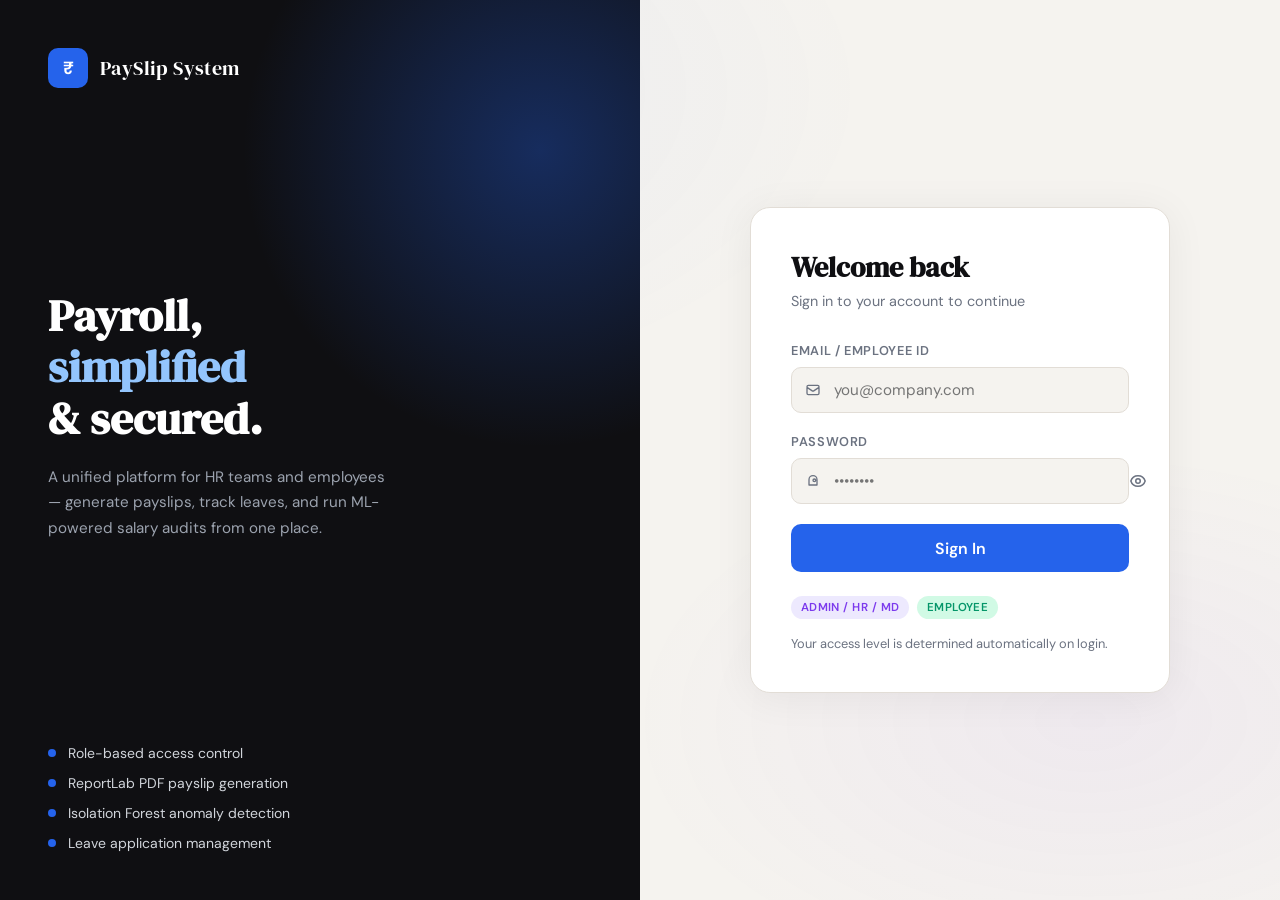
<file: frontend/login.html>
<!DOCTYPE html>
<html lang="en">
<head>
  <meta charset="UTF-8" />
  <meta name="viewport" content="width=device-width, initial-scale=1.0" />
  <title>PaySlip System — Login</title>
  <link rel="preconnect" href="https://fonts.googleapis.com" />
  <link href="https://fonts.googleapis.com/css2?family=DM+Serif+Display&family=DM+Sans:wght@300;400;500;600&display=swap" rel="stylesheet" />
  <style>
    *, *::before, *::after { box-sizing: border-box; margin: 0; padding: 0; }
 
    :root {
      --ink:    #0f0f12;
      --paper:  #f5f3ef;
      --accent: #2563eb;
      --accent2:#1d4ed8;
      --muted:  #6b7280;
      --border: #e2ddd6;
      --err:    #dc2626;
      --card:   #ffffff;
      --admin-badge: #7c3aed;
      --emp-badge:   #059669;
    }
 
    html, body {
      height: 100%;
      font-family: 'DM Sans', sans-serif;
      background: var(--paper);
      color: var(--ink);
    }
 
    /* ── background texture ── */
    body::before {
      content: '';
      position: fixed; inset: 0; z-index: 0;
      background:
        radial-gradient(ellipse 80% 60% at 20% 10%, rgba(37,99,235,.06) 0%, transparent 60%),
        radial-gradient(ellipse 60% 50% at 85% 80%, rgba(124,58,237,.05) 0%, transparent 60%);
      pointer-events: none;
    }
 
    /* ── split layout ── */
    .layout {
      position: relative; z-index: 1;
      display: grid;
      grid-template-columns: 1fr 1fr;
      min-height: 100vh;
    }
 
    /* ── left panel ── */
    .brand-panel {
      background: var(--ink);
      display: flex; flex-direction: column;
      justify-content: space-between;
      padding: 3rem;
      position: relative; overflow: hidden;
    }
 
    .brand-panel::after {
      content: '';
      position: absolute;
      width: 600px; height: 600px;
      border-radius: 50%;
      background: radial-gradient(circle, rgba(37,99,235,.35) 0%, transparent 70%);
      top: -150px; right: -200px;
      pointer-events: none;
    }
 
    .brand-logo {
      display: flex; align-items: center; gap: .75rem;
      position: relative; z-index: 1;
    }
 
    .logo-mark {
      width: 40px; height: 40px; border-radius: 10px;
      background: var(--accent);
      display: flex; align-items: center; justify-content: center;
      font-size: 1.1rem; font-weight: 700; color: #fff;
      letter-spacing: -1px;
    }
 
    .logo-text {
      font-family: 'DM Serif Display', serif;
      color: #fff; font-size: 1.25rem; letter-spacing: .02em;
    }
 
    .brand-copy { position: relative; z-index: 1; }
 
    .brand-headline {
      font-family: 'DM Serif Display', serif;
      color: #fff;
      font-size: clamp(2rem, 3.5vw, 3rem);
      line-height: 1.15;
      margin-bottom: 1.25rem;
    }
 
    .brand-headline span { color: #93c5fd; }
 
    .brand-desc {
      color: #9ca3af;
      font-size: .95rem; line-height: 1.7;
      max-width: 340px;
    }
 
    .feature-list {
      display: flex; flex-direction: column; gap: .75rem;
      position: relative; z-index: 1;
    }
 
    .feature-item {
      display: flex; align-items: center; gap: .75rem;
      color: #d1d5db; font-size: .875rem;
    }
 
    .feature-dot {
      width: 8px; height: 8px; border-radius: 50%;
      background: var(--accent); flex-shrink: 0;
    }
 
    /* ── right panel ── */
    .form-panel {
      display: flex; align-items: center; justify-content: center;
      padding: 3rem 2rem;
    }
 
    .card {
      background: var(--card);
      border: 1px solid var(--border);
      border-radius: 20px;
      padding: 2.5rem;
      width: 100%; max-width: 420px;
      box-shadow: 0 4px 40px rgba(0,0,0,.06);
    }
 
    .card-header { margin-bottom: 2rem; }
 
    .card-title {
      font-family: 'DM Serif Display', serif;
      font-size: 1.75rem; color: var(--ink);
      margin-bottom: .4rem;
    }
 
    .card-subtitle { color: var(--muted); font-size: .9rem; }
 
    /* ── form ── */
    .field { margin-bottom: 1.25rem; }
 
    label {
      display: block;
      font-size: .8rem; font-weight: 600;
      letter-spacing: .05em; text-transform: uppercase;
      color: var(--muted);
      margin-bottom: .5rem;
    }
 
    .input-wrap { position: relative; }
 
    .input-wrap svg {
      position: absolute; left: 14px; top: 50%;
      transform: translateY(-50%);
      color: var(--muted); pointer-events: none;
    }
 
    input[type="email"],
    input[type="password"],
    input[type="text"] {
      width: 100%;
      padding: .75rem 1rem .75rem 2.6rem;
      border: 1.5px solid var(--border);
      border-radius: 10px;
      font-family: inherit; font-size: .95rem;
      background: var(--paper);
      color: var(--ink);
      transition: border-color .2s, box-shadow .2s;
      outline: none;
    }
 
    input:focus {
      border-color: var(--accent);
      box-shadow: 0 0 0 3px rgba(37,99,235,.1);
      background: #fff;
    }
 
    .toggle-pw {
      position: absolute; right: 14px; top: 50%;
      transform: translateY(-50%);
      background: none; border: none;
      color: var(--muted); cursor: pointer; padding: 0;
      display: flex; align-items: center;
    }
 
    .btn {
      width: 100%; padding: .85rem;
      background: var(--accent); color: #fff;
      border: none; border-radius: 10px;
      font-family: inherit; font-size: 1rem; font-weight: 600;
      cursor: pointer; transition: background .2s, transform .1s;
      display: flex; align-items: center; justify-content: center; gap: .5rem;
      margin-top: .5rem;
    }
 
    .btn:hover  { background: var(--accent2); }
    .btn:active { transform: scale(.99); }
    .btn:disabled { opacity: .6; cursor: not-allowed; }
 
    .spinner {
      width: 18px; height: 18px;
      border: 2.5px solid rgba(255,255,255,.4);
      border-top-color: #fff;
      border-radius: 50%;
      animation: spin .6s linear infinite;
      display: none;
    }
 
    @keyframes spin { to { transform: rotate(360deg); } }
 
    /* ── error ── */
    .error-box {
      background: #fef2f2; border: 1px solid #fca5a5;
      color: var(--err); border-radius: 8px;
      padding: .75rem 1rem; font-size: .875rem;
      margin-bottom: 1rem; display: none;
      align-items: center; gap: .5rem;
    }
 
    /* ── role badges ── */
    .role-hint {
      display: flex; gap: .5rem; margin-top: 1.5rem; flex-wrap: wrap;
    }
 
    .badge {
      font-size: .72rem; font-weight: 600; letter-spacing: .04em;
      padding: .25rem .6rem; border-radius: 20px;
      text-transform: uppercase;
    }
 
    .badge-admin { background: #ede9fe; color: var(--admin-badge); }
    .badge-emp   { background: #d1fae5; color: var(--emp-badge);   }
 
    .hint-text { font-size: .8rem; color: var(--muted); margin-top: .5rem; width: 100%; }
 
    /* ── responsive ── */
    @media (max-width: 768px) {
      .layout { grid-template-columns: 1fr; }
      .brand-panel { display: none; }
      .form-panel { padding: 2rem 1rem; }
    }
  </style>
</head>
<body>
 
<div class="layout">
 
  <!-- LEFT: brand panel -->
  <div class="brand-panel">
    <div class="brand-logo">
      <div class="logo-mark">₹</div>
      <span class="logo-text">PaySlip System</span>
    </div>
 
    <div class="brand-copy">
      <h1 class="brand-headline">
        Payroll,<br/><span>simplified</span><br/>& secured.
      </h1>
      <p class="brand-desc">
        A unified platform for HR teams and employees — generate payslips,
        track leaves, and run ML-powered salary audits from one place.
      </p>
    </div>
 
    <div class="feature-list">
      <div class="feature-item"><div class="feature-dot"></div>Role-based access control</div>
      <div class="feature-item"><div class="feature-dot"></div>ReportLab PDF payslip generation</div>
      <div class="feature-item"><div class="feature-dot"></div>Isolation Forest anomaly detection</div>
      <div class="feature-item"><div class="feature-dot"></div>Leave application management</div>
    </div>
  </div>
 
  <!-- RIGHT: login form -->
  <div class="form-panel">
    <div class="card">
 
      <div class="card-header">
        <h2 class="card-title">Welcome back</h2>
        <p class="card-subtitle">Sign in to your account to continue</p>
      </div>
 
      <div class="error-box" id="errorBox">
        <svg width="16" height="16" fill="none" viewBox="0 0 24 24" stroke="currentColor">
          <path stroke-linecap="round" stroke-linejoin="round" stroke-width="2"
            d="M12 9v2m0 4h.01M10.29 3.86L1.82 18a2 2 0 001.71 3h16.94a2 2 0 001.71-3L13.71 3.86a2 2 0 00-3.42 0z"/>
        </svg>
        <span id="errorText">Invalid credentials</span>
      </div>
 
      <form id="loginForm" autocomplete="on">
        <div class="field">
          <label for="email">Email / Employee ID</label>
          <div class="input-wrap">
            <svg width="16" height="16" fill="none" viewBox="0 0 24 24" stroke="currentColor">
              <path stroke-linecap="round" stroke-linejoin="round" stroke-width="2"
                d="M3 8l7.89 5.26a2 2 0 002.22 0L21 8M5 19h14a2 2 0 002-2V7a2 2 0 00-2-2H5a2 2 0 00-2 2v10a2 2 0 002 2z"/>
            </svg>
            <input type="email" id="email" name="email"
              placeholder="you@company.com" required autocomplete="username" />
          </div>
        </div>
 
        <div class="field">
          <label for="password">Password</label>
          <div class="input-wrap">
            <svg width="16" height="16" fill="none" viewBox="0 0 24 24" stroke="currentColor">
              <path stroke-linecap="round" stroke-linejoin="round" stroke-width="2"
                d="M12 11c0-1.1.9-2 2-2s2 .9 2 2-.9 2-2 2-2-.9-2-2zm-6 7V10a6 6 0 0112 0v8H6z"/>
            </svg>
            <input type="password" id="password" name="password"
              placeholder="••••••••" required autocomplete="current-password" />
            <button type="button" class="toggle-pw" id="togglePw" aria-label="Show password">
              <svg id="eyeIcon" width="18" height="18" fill="none" viewBox="0 0 24 24" stroke="currentColor">
                <path stroke-linecap="round" stroke-linejoin="round" stroke-width="2"
                  d="M15 12a3 3 0 11-6 0 3 3 0 016 0z"/>
                <path stroke-linecap="round" stroke-linejoin="round" stroke-width="2"
                  d="M2.458 12C3.732 7.943 7.523 5 12 5c4.477 0 8.268 2.943 9.542 7-1.274 4.057-5.065 7-9.542 7-4.477 0-8.268-2.943-9.542-7z"/>
              </svg>
            </button>
          </div>
        </div>
 
        <button class="btn" type="submit" id="submitBtn">
          <span id="btnText">Sign In</span>
          <div class="spinner" id="spinner"></div>
        </button>
      </form>
 
      <div class="role-hint">
        <span class="badge badge-admin">Admin / HR / MD</span>
        <span class="badge badge-emp">Employee</span>
        <p class="hint-text">Your access level is determined automatically on login.</p>
      </div>
 
    </div>
  </div>
</div>
 
<script>
  // ── toggle password visibility ──
  document.getElementById('togglePw').addEventListener('click', () => {
    const pw = document.getElementById('password');
    pw.type = pw.type === 'password' ? 'text' : 'password';
  });
 
  // ── login form submit ──
  document.getElementById('loginForm').addEventListener('submit', async (e) => {
    e.preventDefault();
 
    const email    = document.getElementById('email').value.trim();
    const password = document.getElementById('password').value;
    const btn      = document.getElementById('submitBtn');
    const spinner  = document.getElementById('spinner');
    const btnText  = document.getElementById('btnText');
    const errorBox = document.getElementById('errorBox');
    const errorTxt = document.getElementById('errorText');
 
    // loading state
    btn.disabled   = true;
    spinner.style.display = 'block';
    btnText.textContent   = 'Signing in…';
    errorBox.style.display = 'none';
 
    try {
      const res  = await fetch('/api/login', {
        method:  'POST',
        headers: { 'Content-Type': 'application/json' },
        body:    JSON.stringify({ email, password })
      });
      const data = await res.json();
 
      if (data.success) {
        // Redirect based on role
        const adminRoles = ['Admin', 'HR', 'MD'];
        window.location.href = adminRoles.includes(data.role) ? '/' : '/employee';
      } else {
        errorTxt.textContent   = data.error || 'Invalid credentials. Please try again.';
        errorBox.style.display = 'flex';
        btn.disabled           = false;
        spinner.style.display  = 'none';
        btnText.textContent    = 'Sign In';
      }
    } catch (err) {
      errorTxt.textContent   = 'Network error. Please check your connection.';
      errorBox.style.display = 'flex';
      btn.disabled           = false;
      spinner.style.display  = 'none';
      btnText.textContent    = 'Sign In';
    }
  });
</script>
 
</body>
</html>
</file>
